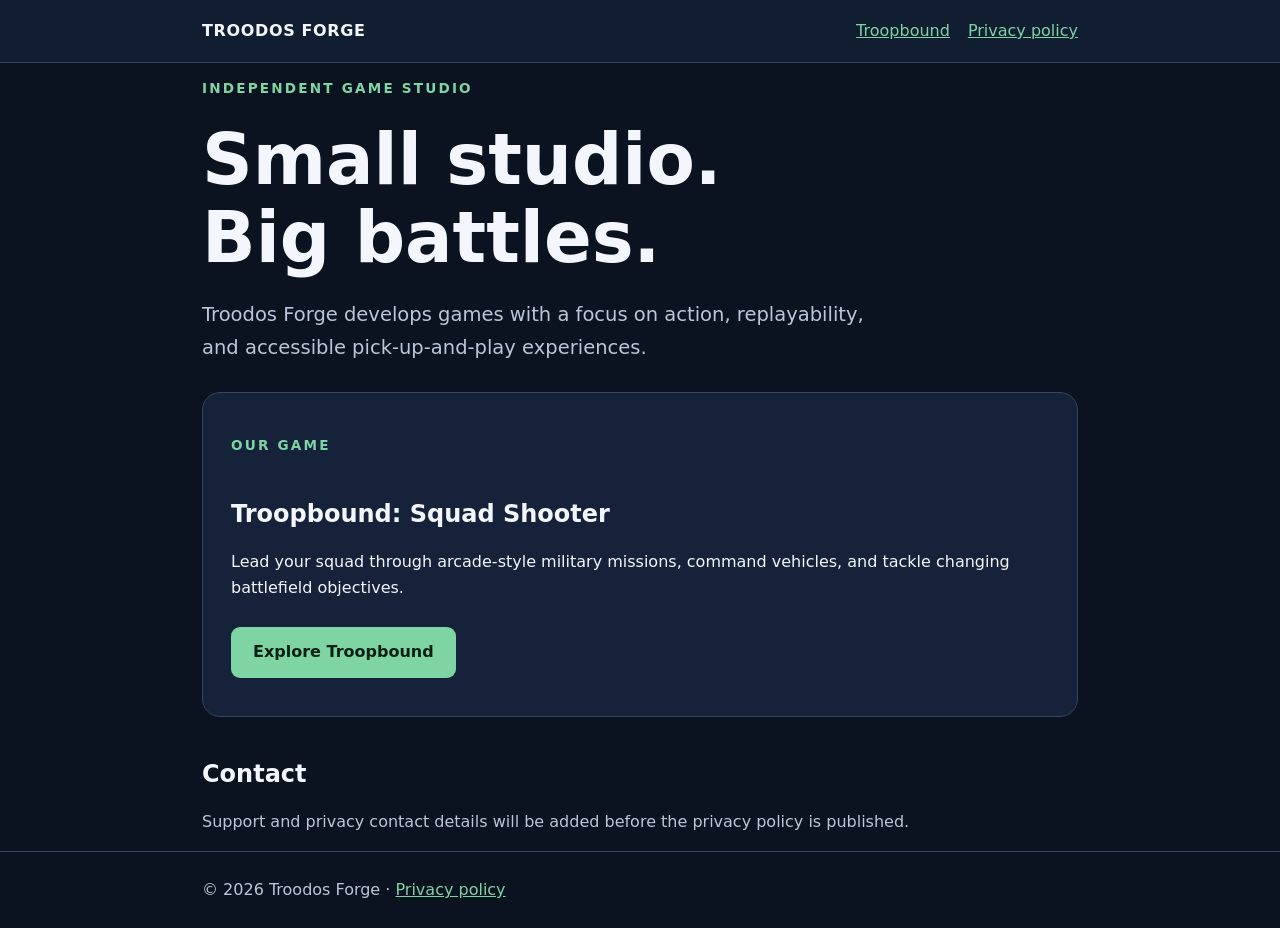
<file: index.html>
<!doctype html><html lang="en"><head><meta charset="utf-8"><meta name="viewport" content="width=device-width,initial-scale=1"><meta name="description" content="Troodos Forge is an independent game development studio creating Troopbound: Squad Shooter."><title>Troodos Forge | Independent Game Studio</title><link rel="stylesheet" href="/assets/style.css"></head><body><header><div class="wrap"><nav aria-label="Main navigation"><a class="brand" href="/">TROODOS FORGE</a><div class="links"><a href="/troopbound/">Troopbound</a><a href="/troopbound/privacy-policy/">Privacy policy</a></div></nav></div></header><main class="wrap"><p class="eyebrow">Independent game studio</p><h1>Small studio.<br>Big battles.</h1><p class="lead">Troodos Forge develops games with a focus on action, replayability, and accessible pick-up-and-play experiences.</p><section class="card" aria-labelledby="game"><p class="eyebrow">Our game</p><h2 id="game">Troopbound: Squad Shooter</h2><p>Lead your squad through arcade-style military missions, command vehicles, and tackle changing battlefield objectives.</p><a class="button" href="/troopbound/">Explore Troopbound</a></section><section aria-labelledby="contact"><h2 id="contact">Contact</h2><p class="muted">Support and privacy contact details will be added before the privacy policy is published.</p></section></main><footer><div class="wrap">© <span id="year">2026</span> Troodos Forge · <a href="/troopbound/privacy-policy/">Privacy policy</a></div></footer><script>document.getElementById('year').textContent=new Date().getFullYear()</script></body></html>
</file>
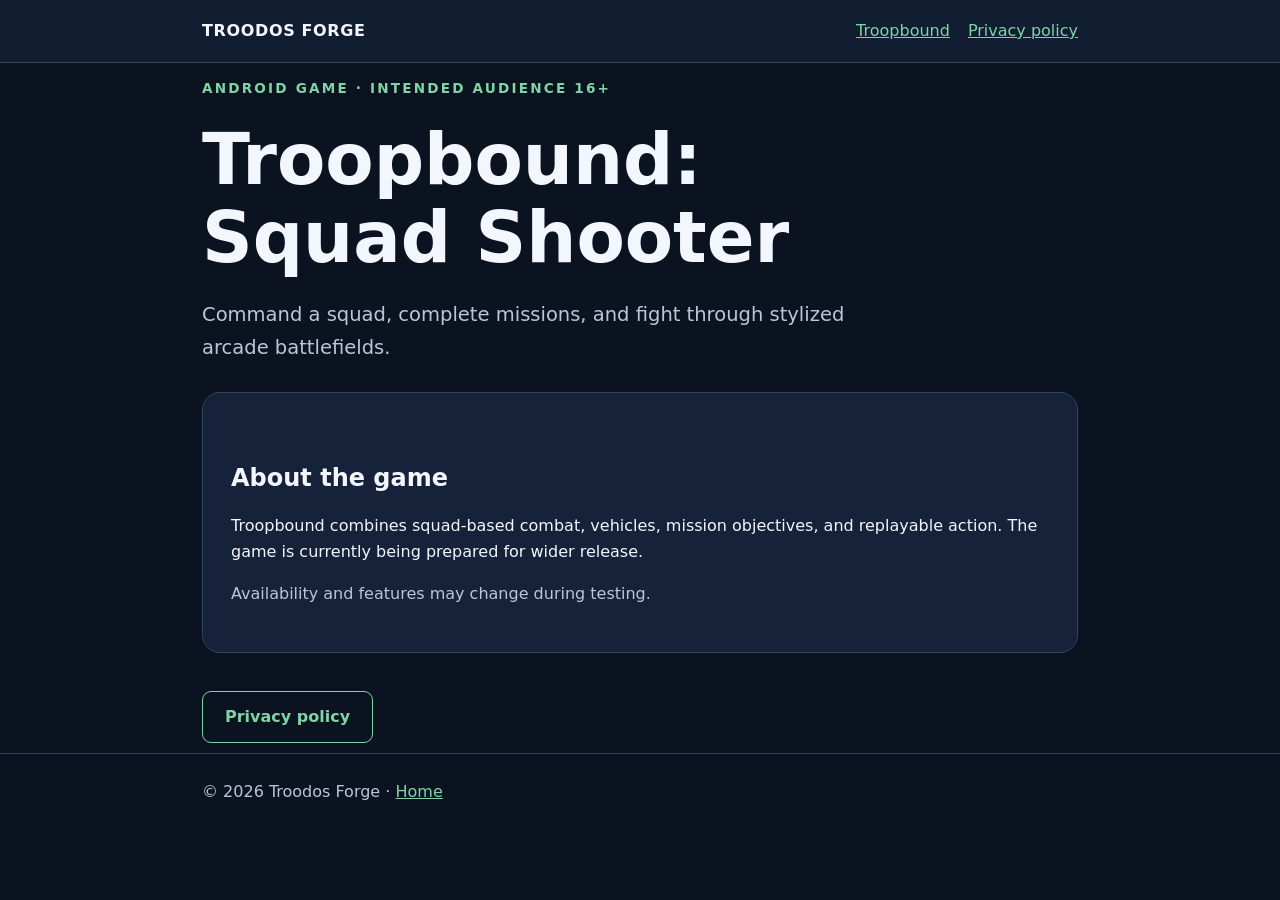
<file: troopbound/index.html>
<!doctype html><html lang="en"><head><meta charset="utf-8"><meta name="viewport" content="width=device-width,initial-scale=1"><meta name="description" content="Troopbound: Squad Shooter, a squad-based arcade action game from Troodos Forge."><title>Troopbound: Squad Shooter | Troodos Forge</title><link rel="stylesheet" href="/assets/style.css"></head><body><header><div class="wrap"><nav aria-label="Main navigation"><a class="brand" href="/">TROODOS FORGE</a><div class="links"><a href="/troopbound/" aria-current="page">Troopbound</a><a href="/troopbound/privacy-policy/">Privacy policy</a></div></nav></div></header><main class="wrap"><p class="eyebrow">Android game · Intended audience 16+</p><h1>Troopbound:<br>Squad Shooter</h1><p class="lead">Command a squad, complete missions, and fight through stylized arcade battlefields.</p><section class="card"><h2>About the game</h2><p>Troopbound combines squad-based combat, vehicles, mission objectives, and replayable action. The game is currently being prepared for wider release.</p><p class="muted">Availability and features may change during testing.</p></section><a class="button secondary" href="/troopbound/privacy-policy/">Privacy policy</a></main><footer><div class="wrap">© 2026 Troodos Forge · <a href="/">Home</a></div></footer></body></html>
</file>
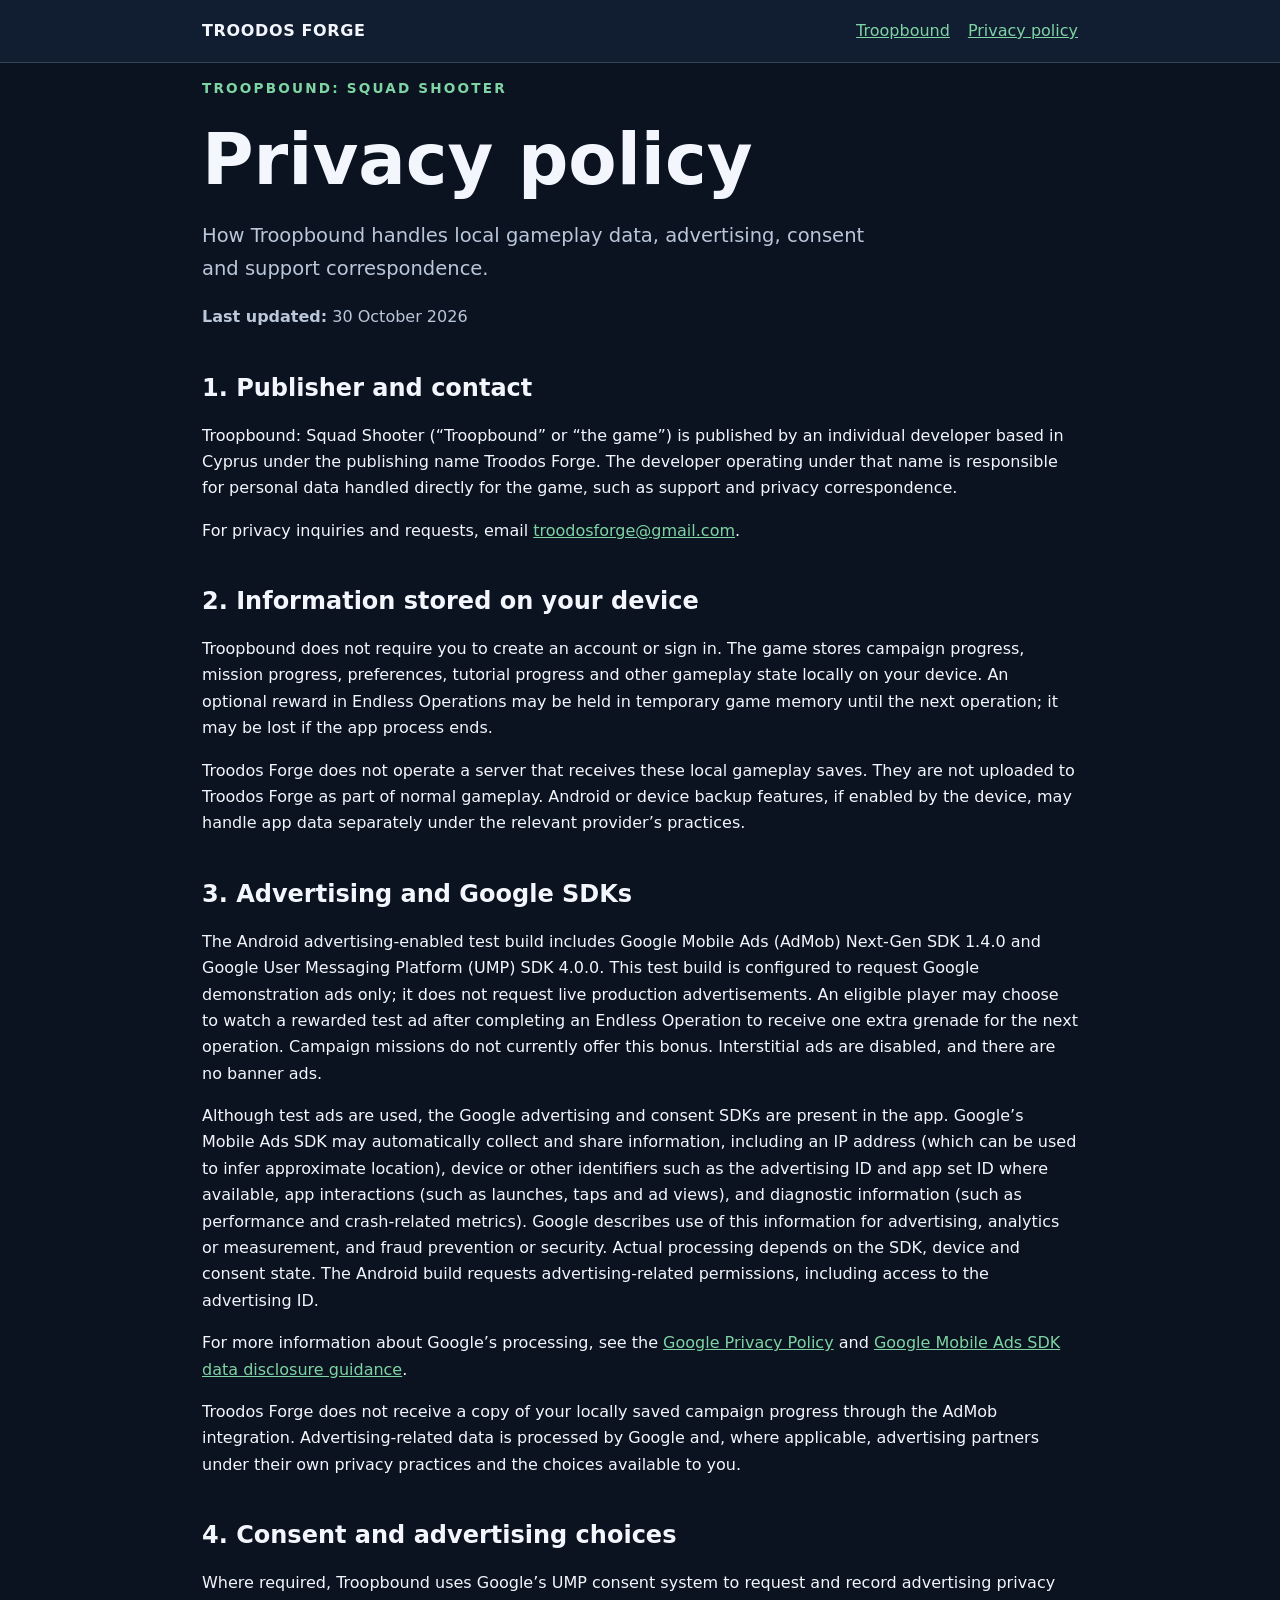
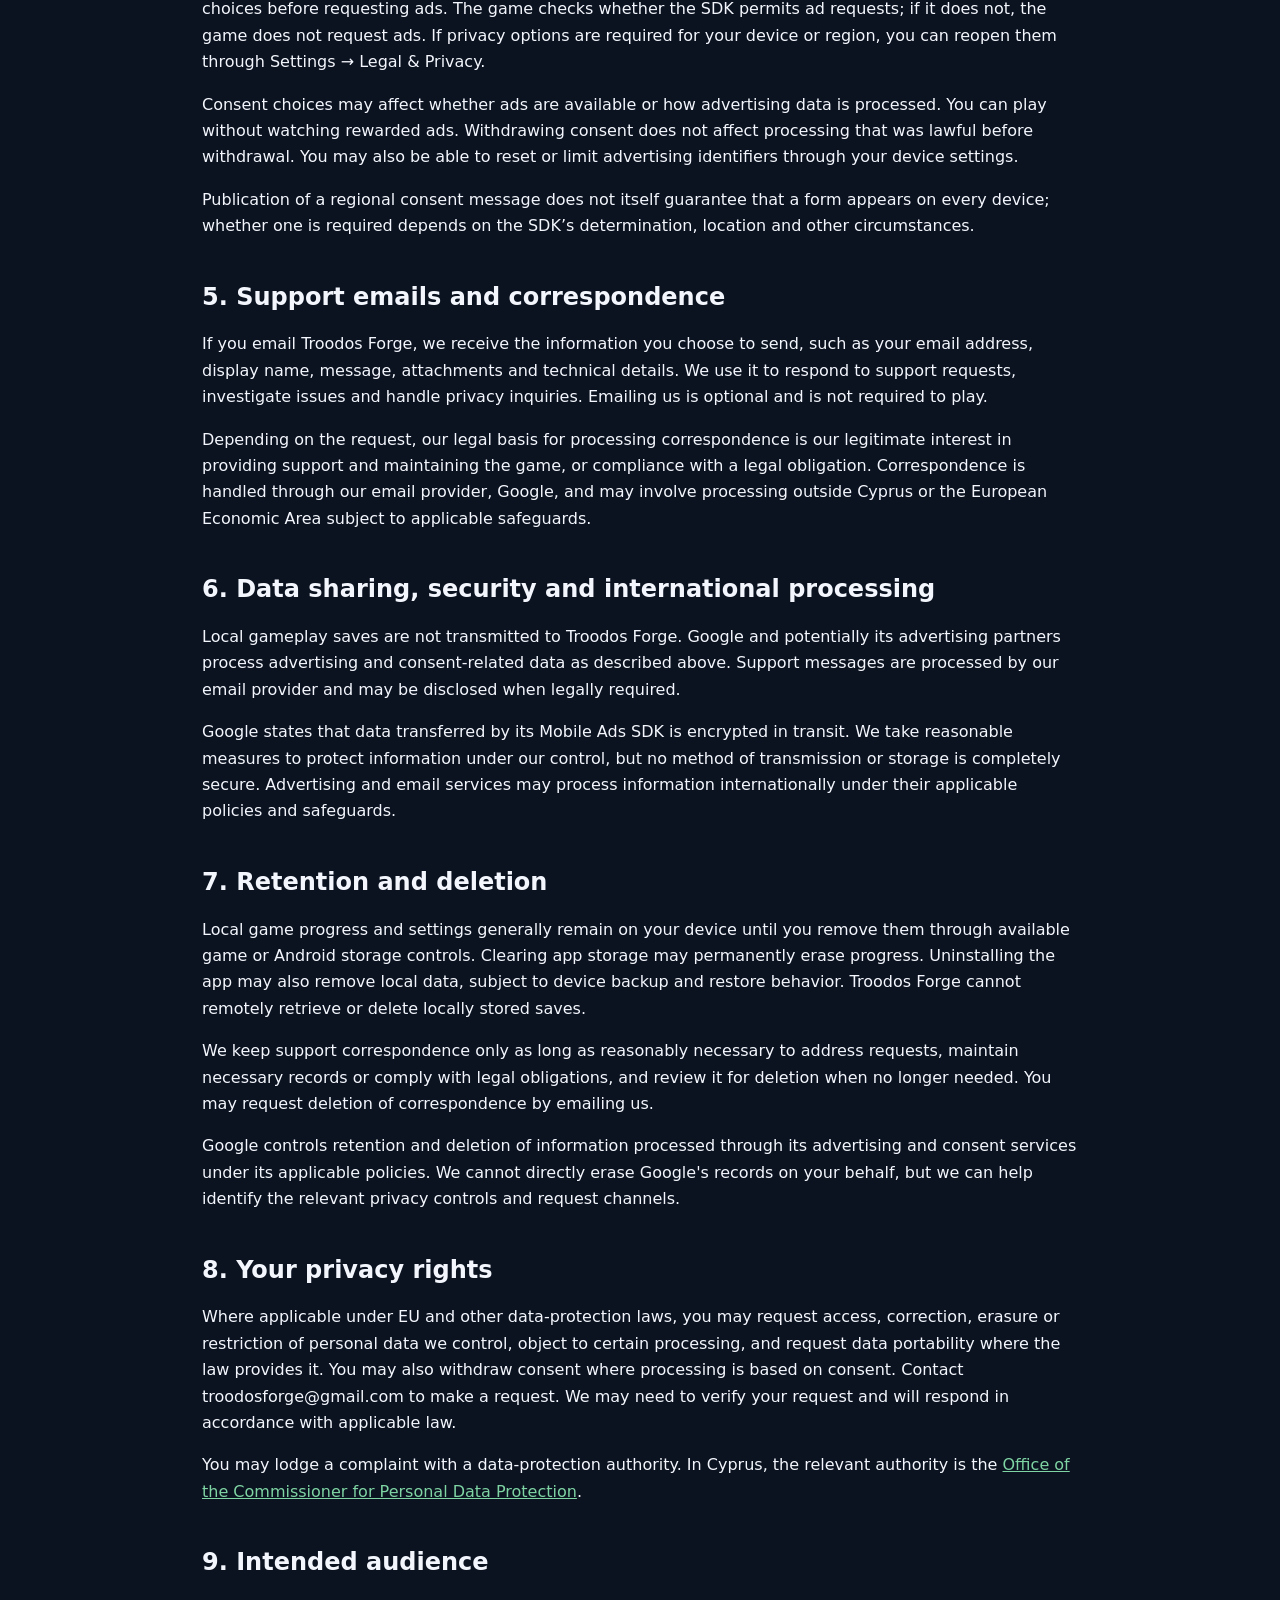
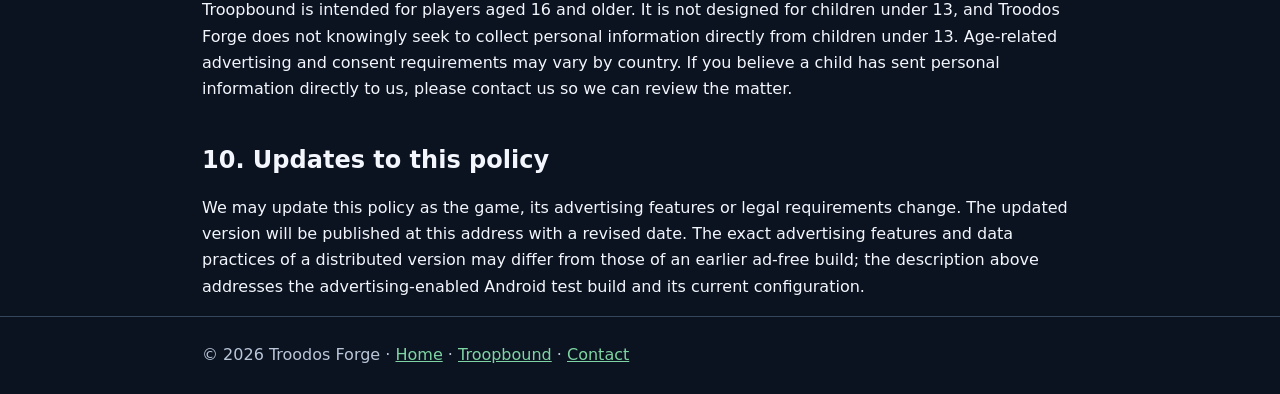
<file: troopbound/privacy-policy/index.html>
<!doctype html>
<html lang="en">
<head>
  <meta charset="utf-8">
  <meta name="viewport" content="width=device-width, initial-scale=1">
  <meta name="description" content="Privacy Policy for Troopbound: Squad Shooter, published by Troodos Forge.">
  <meta name="color-scheme" content="dark">
  <link rel="canonical" href="https://troodosforge.github.io/troopbound/privacy-policy/">
  <link rel="stylesheet" href="/assets/style.css">
  <title>Privacy Policy | Troopbound: Squad Shooter | Troodos Forge</title>
</head>
<body>
  <header>
    <div class="wrap">
      <nav aria-label="Main navigation">
        <a class="brand" href="/">TROODOS FORGE</a>
        <div class="links">
          <a href="/troopbound/">Troopbound</a>
          <a href="/troopbound/privacy-policy/" aria-current="page">Privacy policy</a>
        </div>
      </nav>
    </div>
  </header>
  <main class="wrap" id="main">
    <p class="eyebrow">Troopbound: Squad Shooter</p>
    <h1>Privacy policy</h1>
    <p class="lead">How Troopbound handles local gameplay data, advertising, consent and support correspondence.</p>
    <p class="muted"><strong>Last updated:</strong> 30 October 2026</p>
    <h2>1. Publisher and contact</h2>
    <p>Troopbound: Squad Shooter (“Troopbound” or “the game”) is published by an individual developer based in Cyprus under the publishing name Troodos Forge. The developer operating under that name is responsible for personal data handled directly for the game, such as support and privacy correspondence.</p>
    <p>For privacy inquiries and requests, email <a href="mailto:troodosforge@gmail.com">troodosforge@gmail.com</a>.</p>
    <h2>2. Information stored on your device</h2>
    <p>Troopbound does not require you to create an account or sign in. The game stores campaign progress, mission progress, preferences, tutorial progress and other gameplay state locally on your device. An optional reward in Endless Operations may be held in temporary game memory until the next operation; it may be lost if the app process ends.</p>
    <p>Troodos Forge does not operate a server that receives these local gameplay saves. They are not uploaded to Troodos Forge as part of normal gameplay. Android or device backup features, if enabled by the device, may handle app data separately under the relevant provider’s practices.</p>
    <h2>3. Advertising and Google SDKs</h2>
    <p>The Android advertising-enabled test build includes Google Mobile Ads (AdMob) Next-Gen SDK 1.4.0 and Google User Messaging Platform (UMP) SDK 4.0.0. This test build is configured to request Google demonstration ads only; it does not request live production advertisements. An eligible player may choose to watch a rewarded test ad after completing an Endless Operation to receive one extra grenade for the next operation. Campaign missions do not currently offer this bonus. Interstitial ads are disabled, and there are no banner ads.</p>
    <p>Although test ads are used, the Google advertising and consent SDKs are present in the app. Google’s Mobile Ads SDK may automatically collect and share information, including an IP address (which can be used to infer approximate location), device or other identifiers such as the advertising ID and app set ID where available, app interactions (such as launches, taps and ad views), and diagnostic information (such as performance and crash-related metrics). Google describes use of this information for advertising, analytics or measurement, and fraud prevention or security. Actual processing depends on the SDK, device and consent state. The Android build requests advertising-related permissions, including access to the advertising ID.</p>
    <p>For more information about Google’s processing, see the <a href="https://policies.google.com/privacy" rel="noopener noreferrer">Google Privacy Policy</a> and <a href="https://developers.google.com/admob/android/next-gen/privacy/play-data-disclosure" rel="noopener noreferrer">Google Mobile Ads SDK data disclosure guidance</a>.</p>
    <p>Troodos Forge does not receive a copy of your locally saved campaign progress through the AdMob integration. Advertising-related data is processed by Google and, where applicable, advertising partners under their own privacy practices and the choices available to you.</p>
    <h2>4. Consent and advertising choices</h2>
    <p>Where required, Troopbound uses Google’s UMP consent system to request and record advertising privacy choices before requesting ads. The game checks whether the SDK permits ad requests; if it does not, the game does not request ads. If privacy options are required for your device or region, you can reopen them through Settings → Legal & Privacy.</p>
    <p>Consent choices may affect whether ads are available or how advertising data is processed. You can play without watching rewarded ads. Withdrawing consent does not affect processing that was lawful before withdrawal. You may also be able to reset or limit advertising identifiers through your device settings.</p>
    <p>Publication of a regional consent message does not itself guarantee that a form appears on every device; whether one is required depends on the SDK’s determination, location and other circumstances.</p>
    <h2>5. Support emails and correspondence</h2>
    <p>If you email Troodos Forge, we receive the information you choose to send, such as your email address, display name, message, attachments and technical details. We use it to respond to support requests, investigate issues and handle privacy inquiries. Emailing us is optional and is not required to play.</p>
    <p>Depending on the request, our legal basis for processing correspondence is our legitimate interest in providing support and maintaining the game, or compliance with a legal obligation. Correspondence is handled through our email provider, Google, and may involve processing outside Cyprus or the European Economic Area subject to applicable safeguards.</p>
    <h2>6. Data sharing, security and international processing</h2>
    <p>Local gameplay saves are not transmitted to Troodos Forge. Google and potentially its advertising partners process advertising and consent-related data as described above. Support messages are processed by our email provider and may be disclosed when legally required.</p>
    <p>Google states that data transferred by its Mobile Ads SDK is encrypted in transit. We take reasonable measures to protect information under our control, but no method of transmission or storage is completely secure. Advertising and email services may process information internationally under their applicable policies and safeguards.</p>
    <h2>7. Retention and deletion</h2>
    <p>Local game progress and settings generally remain on your device until you remove them through available game or Android storage controls. Clearing app storage may permanently erase progress. Uninstalling the app may also remove local data, subject to device backup and restore behavior. Troodos Forge cannot remotely retrieve or delete locally stored saves.</p>
    <p>We keep support correspondence only as long as reasonably necessary to address requests, maintain necessary records or comply with legal obligations, and review it for deletion when no longer needed. You may request deletion of correspondence by emailing us.</p>
    <p>Google controls retention and deletion of information processed through its advertising and consent services under its applicable policies. We cannot directly erase Google's records on your behalf, but we can help identify the relevant privacy controls and request channels.</p>
    <h2>8. Your privacy rights</h2>
    <p>Where applicable under EU and other data-protection laws, you may request access, correction, erasure or restriction of personal data we control, object to certain processing, and request data portability where the law provides it. You may also withdraw consent where processing is based on consent. Contact troodosforge@gmail.com to make a request. We may need to verify your request and will respond in accordance with applicable law.</p>
    <p>You may lodge a complaint with a data-protection authority. In Cyprus, the relevant authority is the <a href="https://www.dataprotection.gov.cy/" rel="noopener noreferrer">Office of the Commissioner for Personal Data Protection</a>.</p>
    <h2>9. Intended audience</h2>
    <p>Troopbound is intended for players aged 16 and older. It is not designed for children under 13, and Troodos Forge does not knowingly seek to collect personal information directly from children under 13. Age-related advertising and consent requirements may vary by country. If you believe a child has sent personal information directly to us, please contact us so we can review the matter.</p>
    <h2>10. Updates to this policy</h2>
    <p>We may update this policy as the game, its advertising features or legal requirements change. The updated version will be published at this address with a revised date. The exact advertising features and data practices of a distributed version may differ from those of an earlier ad-free build; the description above addresses the advertising-enabled Android test build and its current configuration.</p>
  </main>
  <footer><div class="wrap">© 2026 Troodos Forge · <a href="/">Home</a> · <a href="/troopbound/">Troopbound</a> · <a href="mailto:troodosforge@gmail.com">Contact</a></div></footer>
</body>
</html>
</file>
<file: assets/style.css>
:root{color-scheme:dark;--bg:#0b1220;--panel:#152239;--text:#f3f6fc;--muted:#b9c7d9;--accent:#7ed4a3;--border:#34455c}*{box-sizing:border-box}body{margin:0;background:var(--bg);color:var(--text);font:16px/1.65 system-ui,-apple-system,Segoe UI,Arial,sans-serif}a{color:var(--accent)}a:focus-visible,button:focus-visible{outline:3px solid #ffe08a;outline-offset:4px}.wrap{max-width:920px;margin:auto;padding:0 22px}header{border-bottom:1px solid var(--border);background:#111d30}nav{display:flex;justify-content:space-between;align-items:center;gap:20px;flex-wrap:wrap;padding:18px 0}nav .links{display:flex;gap:18px;flex-wrap:wrap}.brand{font-weight:800;letter-spacing:.04em;text-decoration:none;color:var(--text)}main{padding:62px 0 85px}.eyebrow{text-transform:uppercase;letter-spacing:.16em;color:var(--accent);font-size:.85rem;font-weight:700}h1{font-size:clamp(2.3rem,6vw,4.4rem);line-height:1.12;margin:.3em 0}h2{margin-top:1.8em;line-height:1.2}.lead{font-size:1.22rem;color:var(--muted);max-width:690px}.card{background:var(--panel);border:1px solid var(--border);border-radius:18px;padding:28px;margin:28px 0}.button{display:inline-block;background:var(--accent);color:#092015;padding:12px 22px;border-radius:9px;font-weight:800;text-decoration:none;margin:10px 12px 10px 0}.secondary{background:transparent;border:1px solid var(--accent);color:var(--accent)}.muted{color:var(--muted)}footer{border-top:1px solid var(--border);padding:25px 0;color:var(--muted)}.notice{border-left:4px solid #f5c66e;padding:14px 18px;background:#2b281e;border-radius:5px}ul{padding-left:24px}@media(max-width:540px){main{padding-top:40px}.card{padding:20px}}@media(prefers-reduced-motion:reduce){*,*:before,*:after{scroll-behavior:auto!important}}
</file>
